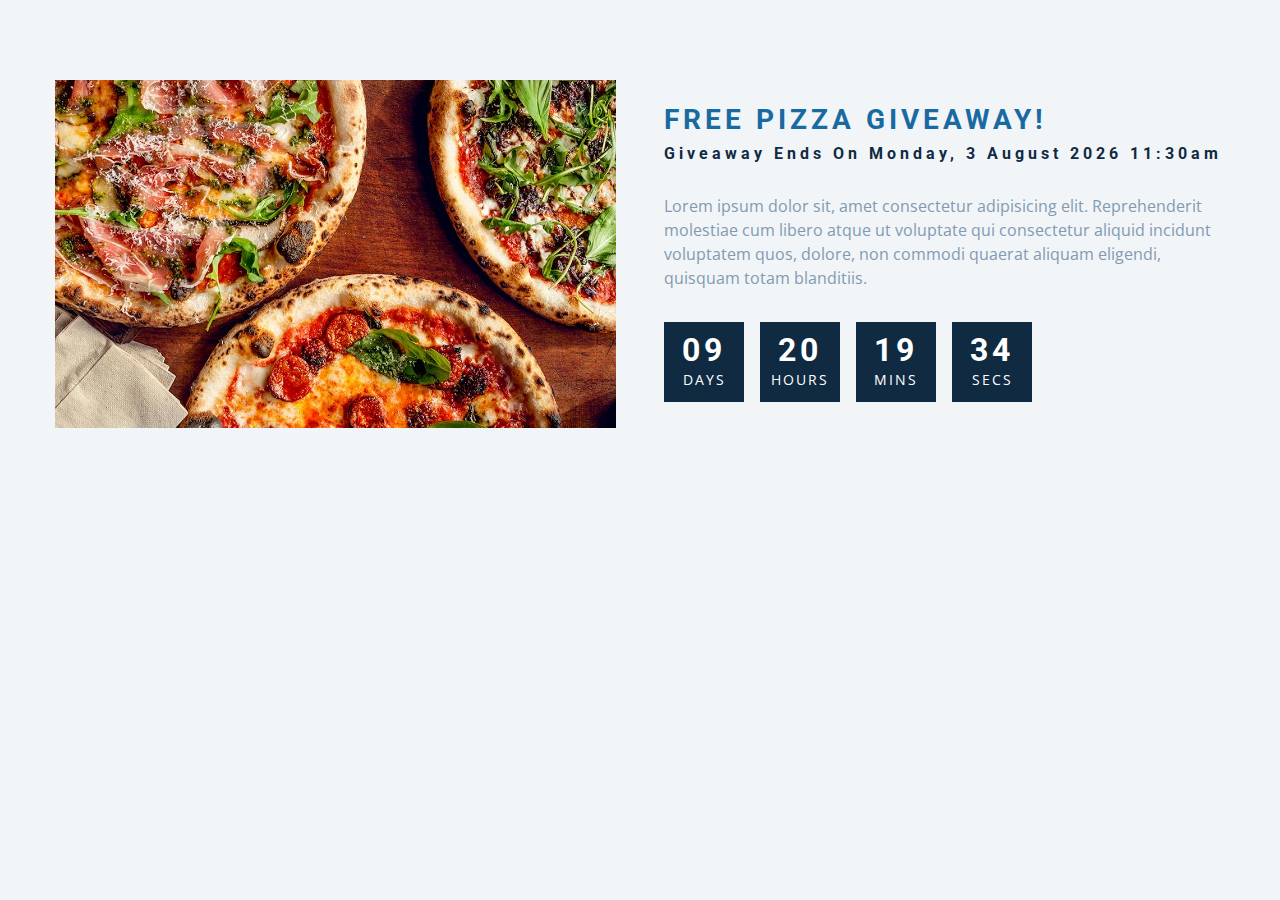
<file: countdowntimer/index.html>
<!DOCTYPE html>
<html lang="en">
  <head>
    <meta charset="UTF-8" />
    <meta name="viewport" content="width=device-width, initial-scale=1.0" />
    <title>Countdown</title>

    <!-- styles -->
    <link rel="stylesheet" href="styles.css" />
  </head>
  <body>
    <section class="section-center">
      <!-- image -->
      <article class="gift-img">
        <img src="./hero.jpeg" alt="gift" />
      </article>
      <!-- info -->
      <article class="gift-info">
        <h3>Free Pizza Giveaway!</h3>
        <h4 class="giveaway"> <!-- JS fills this --> </h4>
        <p>
          Lorem ipsum dolor sit, amet consectetur adipisicing elit.
          Reprehenderit molestiae cum libero atque ut voluptate qui consectetur
          aliquid incidunt voluptatem quos, dolore, non commodi quaerat aliquam
          eligendi, quisquam totam blanditiis.
        </p>
        <div class="deadline">
          <!-- days -->
          <div class="deadline-format">
            <div>
              <h4 class="days">34</h4>
              <span>days</span>
            </div>
          </div>
          <!-- end of days -->
          <!-- days -->
          <div class="deadline-format">
            <div>
              <h4 class="hours">34</h4>
              <span>hours</span>
            </div>
          </div>
          <!-- end of days -->
          <!-- minutes -->
          <div class="deadline-format">
            <div>
              <h4 class="minutes">34</h4>
              <span>mins</span>
            </div>
          </div>
          <!-- end of days -->
          <!-- minutes -->
          <div class="deadline-format">
            <div>
              <h4 class="seconds">34</h4>
              <span>secs</span>
            </div>
          </div>
          <!-- end of days -->
        </div>
      </article>
    </section>
    <!-- javascript -->
    <script src="app.js"></script>
  </body>
</html>
</file>
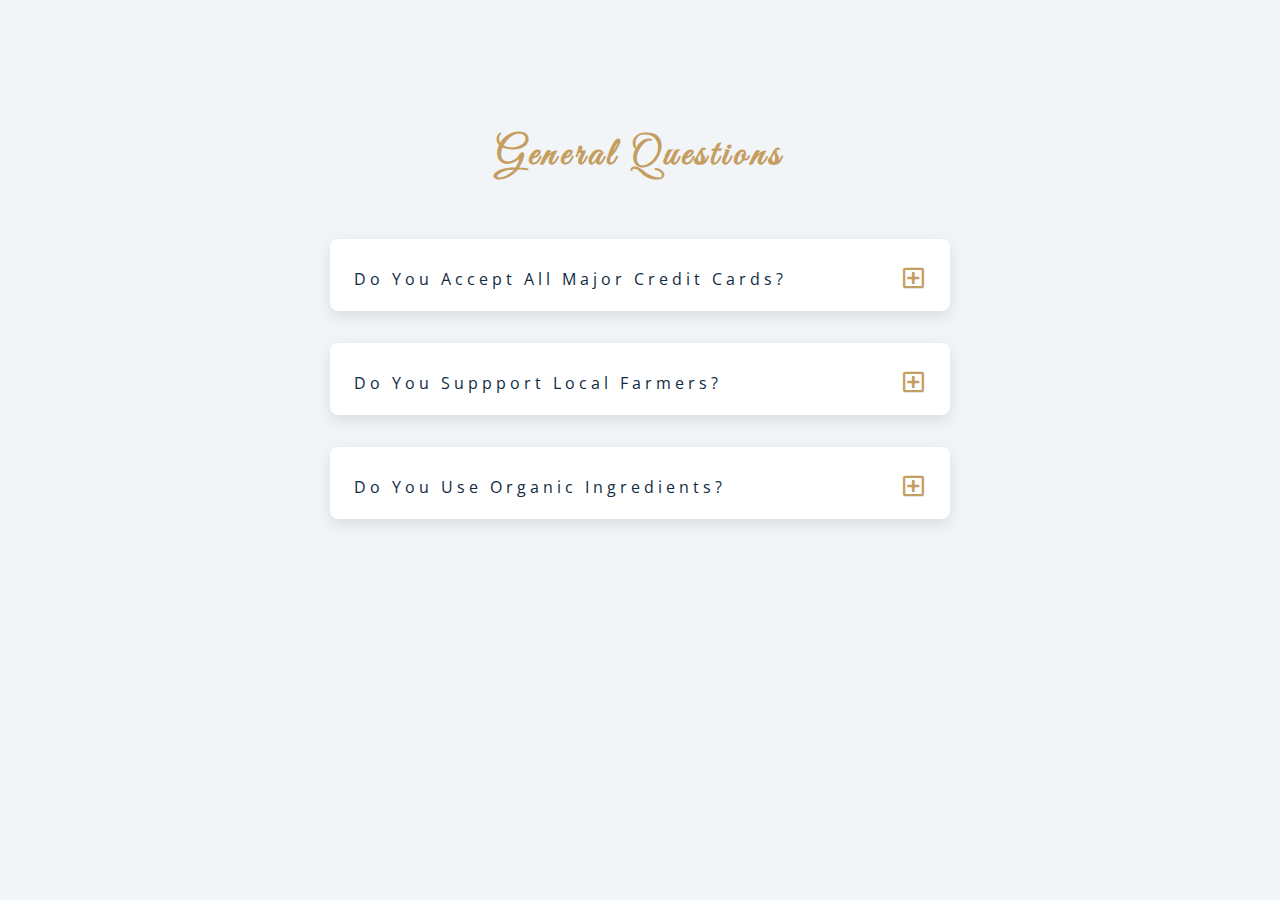
<file: dropdownQuestions/index.html>
<!DOCTYPE html>
<html lang="en">
  <head>
    <meta charset="UTF-8" />
    <meta name="viewport" content="width=device-width, initial-scale=1.0" />
    <title>Q & A</title>
    <!-- font-awesome -->
    <link rel="stylesheet" href="https://cdnjs.cloudflare.com/ajax/libs/font-awesome/5.14.0/css/all.min.css" />
    <!-- extra fonts -->
    <link
      href="https://fonts.googleapis.com/css?family=Great+Vibes&display=swap"
      rel="stylesheet"
    />
    <!-- styles -->
    <link rel="stylesheet" href="styles.css" />
  </head>
  <body>
      <section class="questions">
        <!-- title -->
        <div class="title">
          <h2>general questions</h2>
        </div>
        <!-- questions -->
        <div class="section-center">
          <!-- single question -->
          <article class="question">
            <!-- question title -->
            <div class="question-title">
              <p>do you accept all major credit cards?</p>
              <button type="button" class="question-btn">
                <span class="plus-icon">
                  <i class="far fa-plus-square"></i>
                </span>
                <span class="minus-icon">
                  <i class="far fa-minus-square"></i>
                </span>
              </button>
            </div>
            <!-- question text -->
            <div class="question-text">
              <p>
                Lorem ipsum dolor sit amet, consectetur adipisicing elit. Est
                dolore illo dolores quia nemo doloribus quaerat, magni numquam
                repellat reprehenderit.
              </p>
            </div>
          </article>
          <!-- end of single question -->
          <!-- single question -->
          <article class="question">
            <!-- question title -->
            <div class="question-title">
              <p>do you suppport local farmers?</p>
              <button type="button" class="question-btn">
                <span class="plus-icon">
                  <i class="far fa-plus-square"></i>
                </span>
                <span class="minus-icon">
                  <i class="far fa-minus-square"></i>
                </span>
              </button>
            </div>
            <!-- question text -->
            <div class="question-text">
              <p>
                Lorem ipsum dolor sit amet, consectetur adipisicing elit. Est
                dolore illo dolores quia nemo doloribus quaerat, magni numquam
                repellat reprehenderit.
              </p>
            </div>
          </article>
          <!-- end of single question -->
          <!-- single question -->
          <article class="question">
            <!-- question title -->
            <div class="question-title">
              <p>do you use organic ingredients?</p>
              <!-- button -->
              <button type="button" class="question-btn">
                <span class="plus-icon">
                  <i class="far fa-plus-square"></i>
                </span>
                <span class="minus-icon">
                  <i class="far fa-minus-square"></i>
                </span>
              </button>
            </div>
            <!-- question text -->
            <div class="question-text">
              <p>
                Lorem ipsum dolor sit amet, consectetur adipisicing elit. Est
                dolore illo dolores quia nemo doloribus quaerat, magni numquam
                repellat reprehenderit.
              </p>
            </div>
          </article>
          <!-- end of single question -->
      </section>
    </main>
    <!-- javascript -->
    <script src="app.js"></script>
  </body>
</html>
</file>
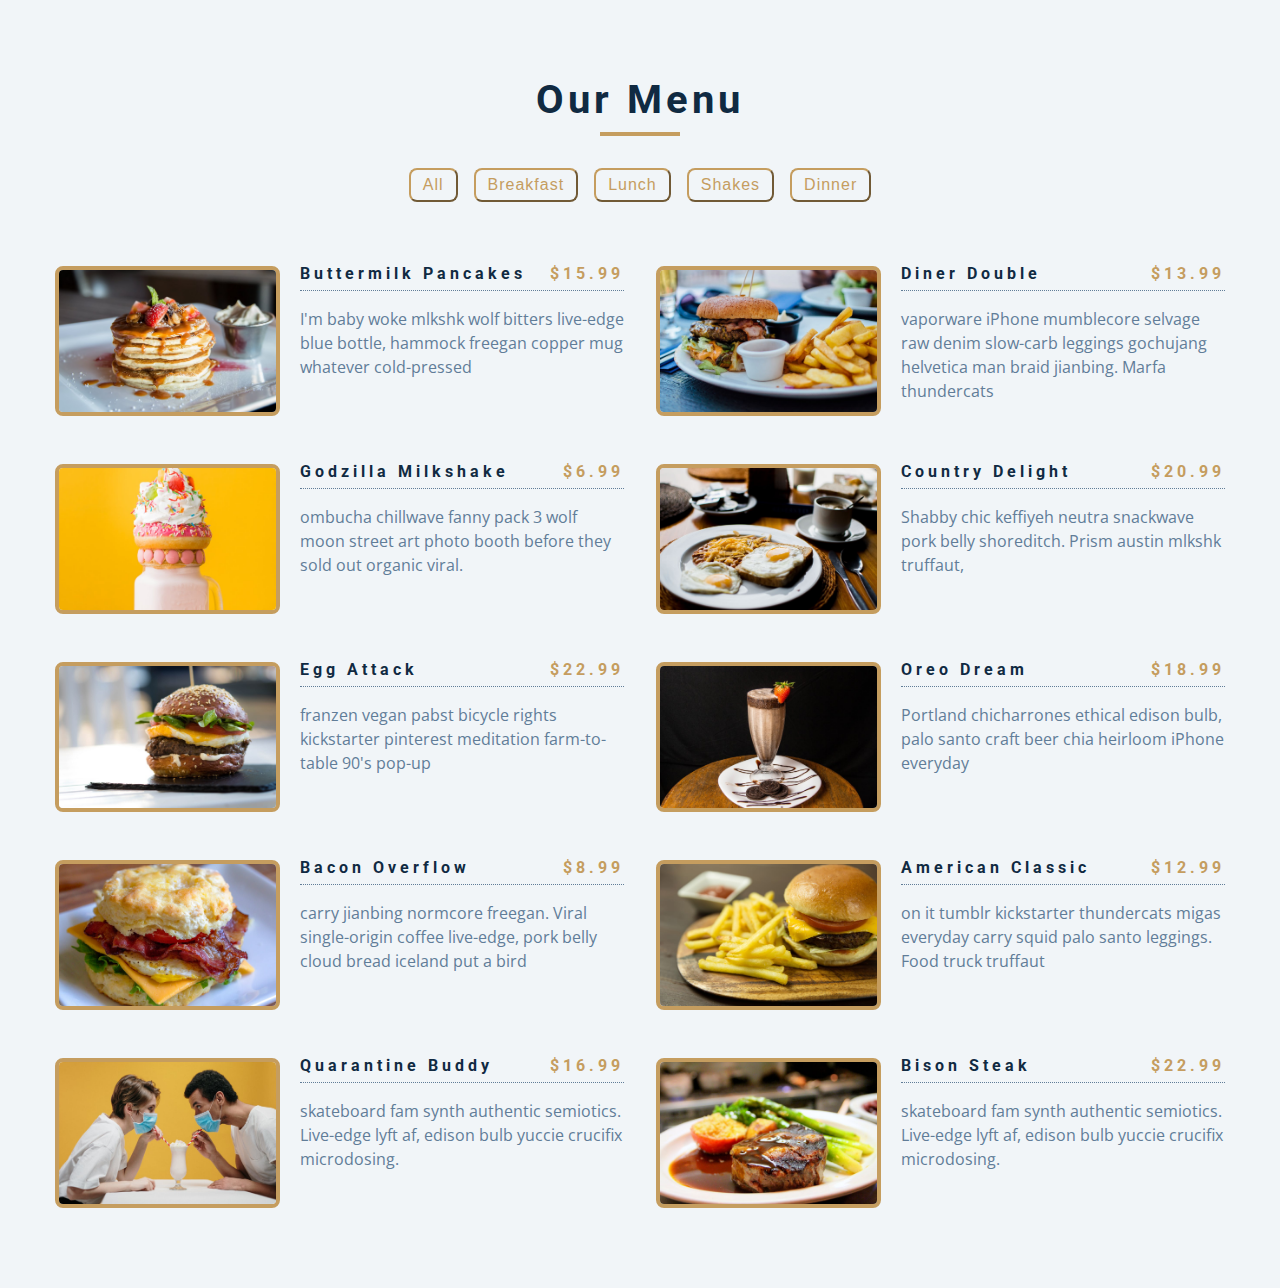
<file: menu/index.html>
<!DOCTYPE html>
<html lang="en">
  <head>
    <meta charset="UTF-8" />
    <meta name="viewport" content="width=device-width, initial-scale=1.0" />
    <title>Menu</title>
    <!-- font-awesome -->
    <link
      rel="stylesheet"
      href="https://cdnjs.cloudflare.com/ajax/libs/font-awesome/5.14.0/css/all.min.css"
    />
    <!-- styles -->
    <link rel="stylesheet" href="styles.css" />
  </head>
  <body>
    <section class="menu">
      <!-- title -->
      <div class="title">
        <h2>our menu</h2>
        <div class="underline"></div>
      </div>
      <!-- filter buttons -->
      <div class="btn-container">
        <button type="button" class="filter-btn" data-id="all">
            all
        </button>
        <button type="button" class="filter-btn" data-id="breakfast">
          breakfast
        </button>
        <button type="button" class="filter-btn" data-id="lunch">
            lunch
        </button>
        <button type="button" class="filter-btn" data-id="shakes">
          shakes
        </button> 
      </div>
      <!-- menu items -->
      <div class="section-center">
        <!-- single item -->
        <article class="menu-item">
          <img src="./menu-item.jpeg" alt="menu item" class="photo" />
          <div class="item-info">
            <header>
              <h4>buttermilk pancakes</h4>
              <h4 class="price">$15</h4>
            </header>
            <p class="item-text">
              Lorem ipsum dolor sit amet consectetur adipisicing elit.
              Repudiandae, sint quam. Et reprehenderit fugiat nesciunt inventore
              laboriosam excepturi! Quo, officia.
            </p>
          </div>
        </article>
        <!-- end of single item -->
        <!-- single item -->
        <article class="menu-item">
          <img src="./menu-item.jpeg" alt="menu item" class="photo" />
          <div class="item-info">
            <header>
              <h4>buttermilk pancakes</h4>
              <h4 class="price">$15</h4>
            </header>
            <p class="item-text">
              Lorem ipsum dolor sit amet consectetur adipisicing elit.
              Repudiandae, sint quam. Et reprehenderit fugiat nesciunt inventore
              laboriosam excepturi! Quo, officia.
            </p>
          </div>
        </article>
        <!-- end of single item -->
        <!-- single item -->
        <article class="menu-item">
          <img src="./menu-item.jpeg" alt="menu item" class="photo" />
          <div class="item-info">
            <header>
              <h4>buttermilk pancakes</h4>
              <h4 class="price">$15</h4>
            </header>
            <p class="item-text">
              Lorem ipsum dolor sit amet consectetur adipisicing elit.
              Repudiandae, sint quam. Et reprehenderit fugiat nesciunt inventore
              laboriosam excepturi! Quo, officia.
            </p>
          </div>
        </article>
        <!-- end of single item -->
      </div>
    </section>
    <!-- javascript -->
    <script src="app.js"></script>
  </body>
</html>
</file>
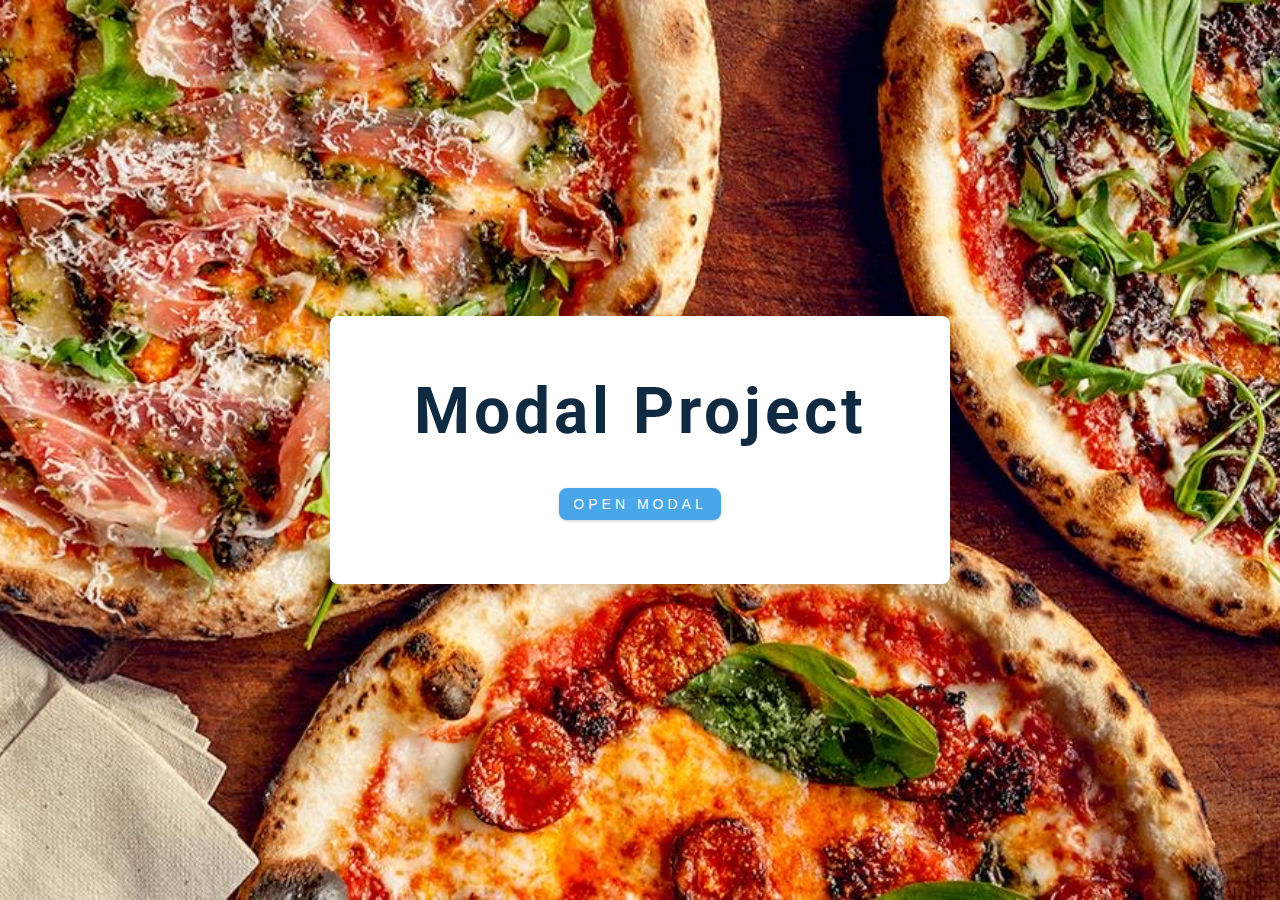
<file: Modal/index.html>
<!DOCTYPE html>
<html lang="en">
  <head>
    <meta charset="UTF-8" />
    <meta name="viewport" content="width=device-width, initial-scale=1.0" />
    <title>Modal</title>
    <!-- font-awesome -->
    <link
      rel="stylesheet"
      href="https://cdnjs.cloudflare.com/ajax/libs/font-awesome/5.14.0/css/all.min.css"
    />
    <!-- styles -->
    <link rel="stylesheet" href="styles.css" />
  </head>
  <body>
    <!-- hero -->
    <header class="hero">
      <div class="banner">
        <h1>modal project</h1>
        <button class="btn modal-btn">
          open modal
        </button>
      </div>
    </header>
    <!-- modal -->
    <div class="modal-overlay">
      <div class="modal-container">
        <h3>modal content</h3>
        <button class="close-btn"><i class="fas fa-times"></i></button>
      </div>
    </div>
    <!-- javascript -->
    <script src="app.js"></script>
  </body>
</html>
</file>
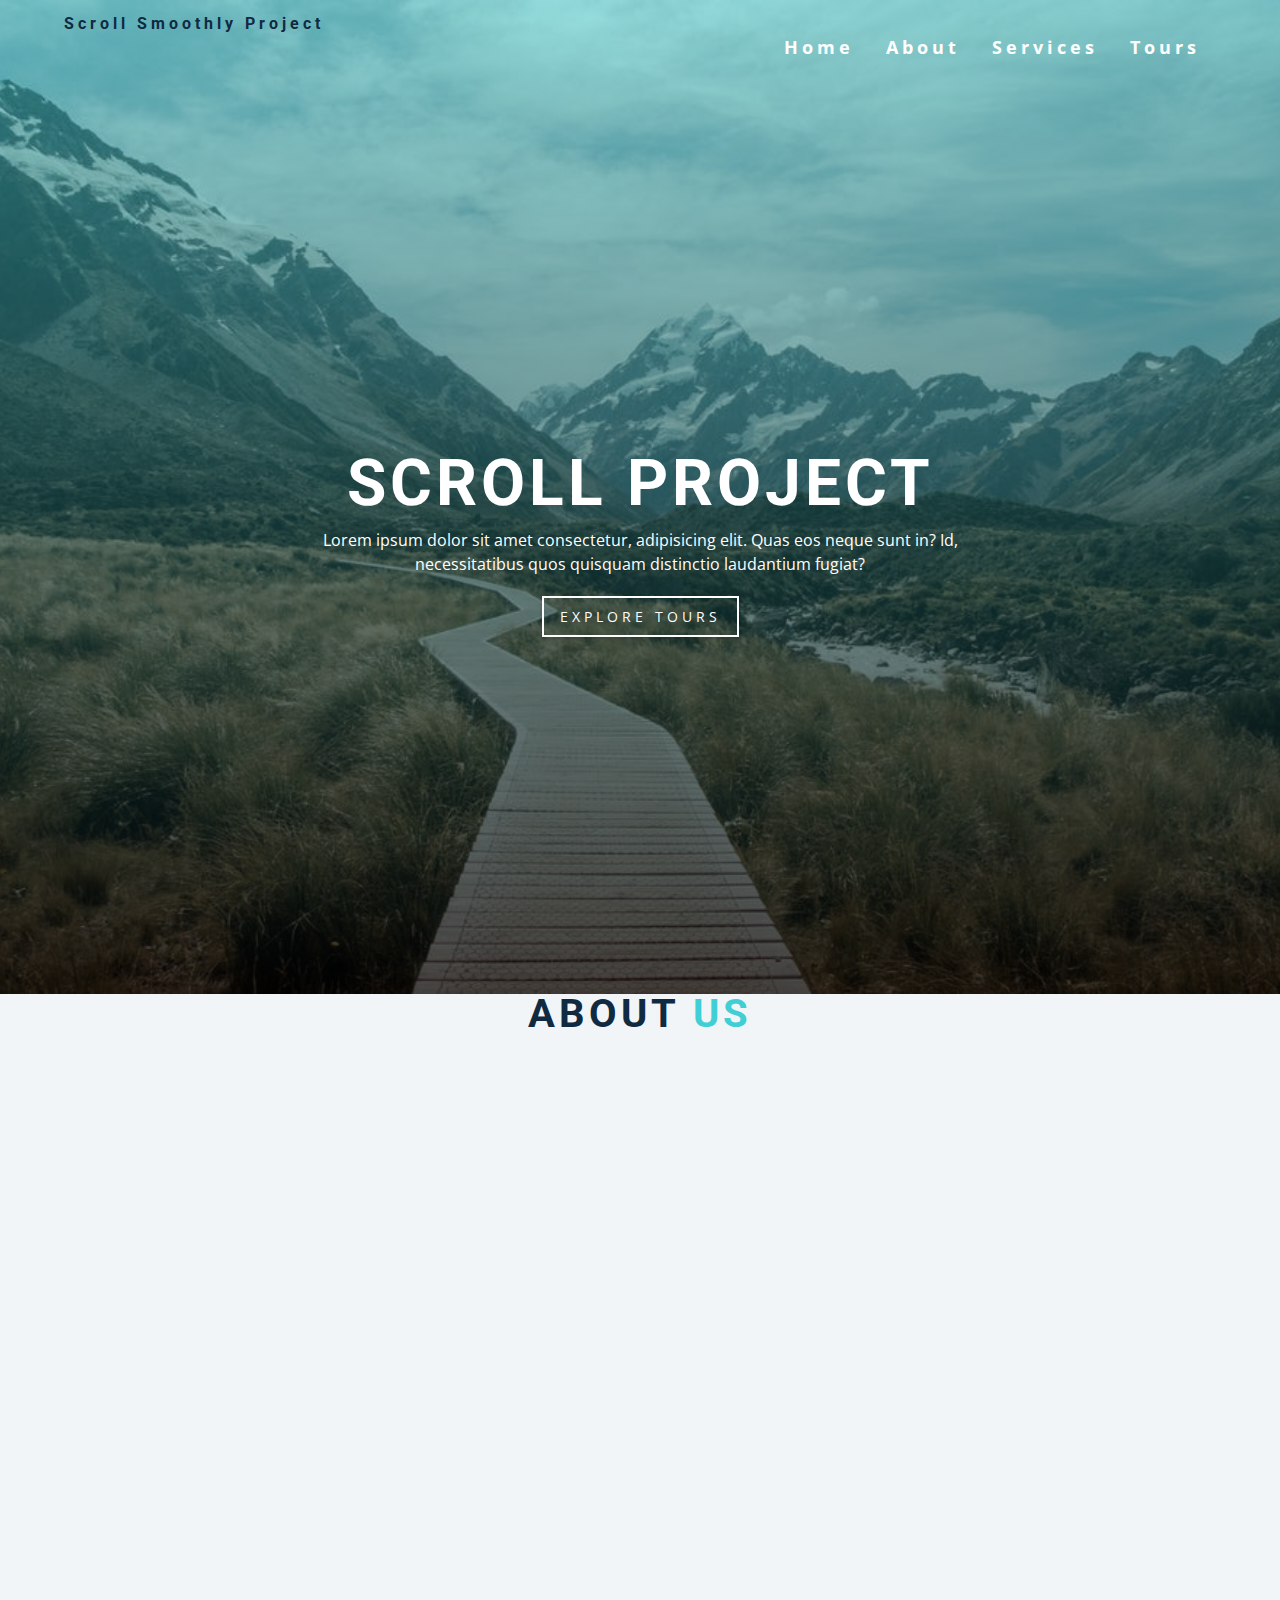
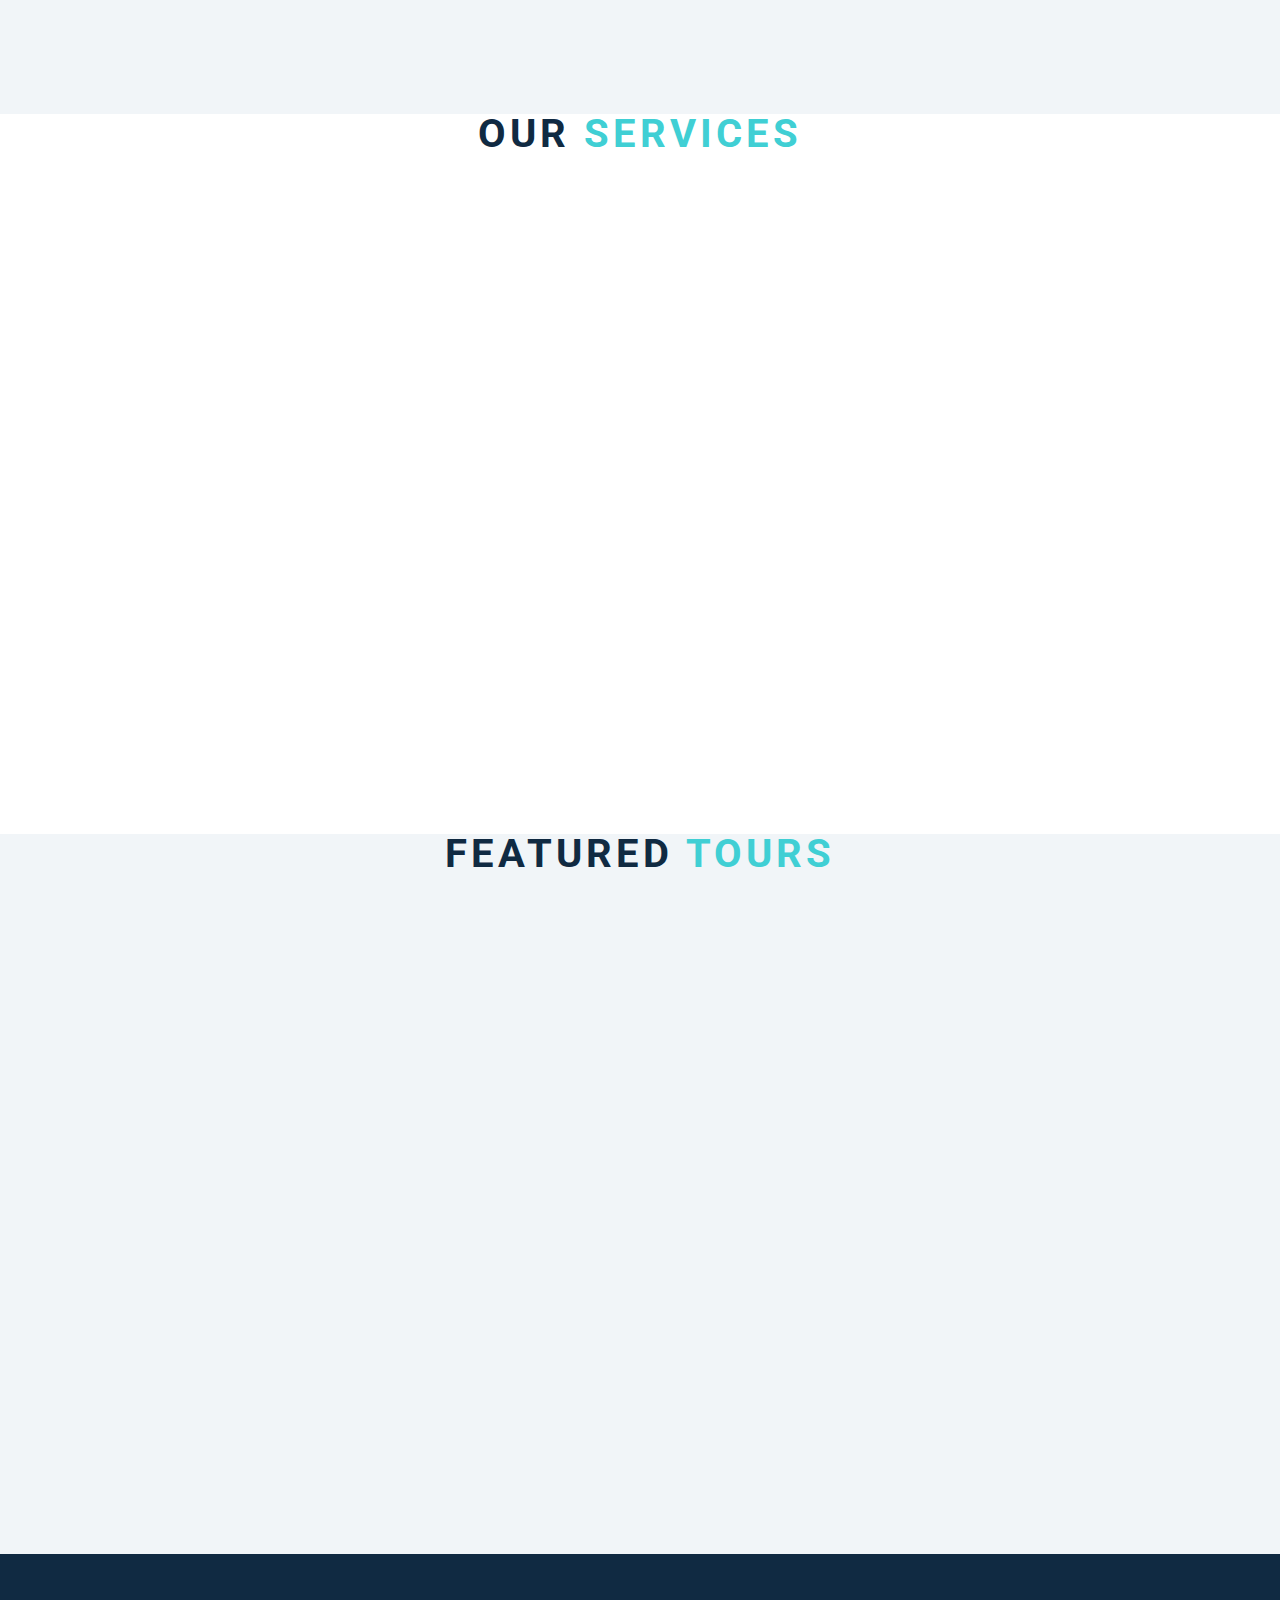
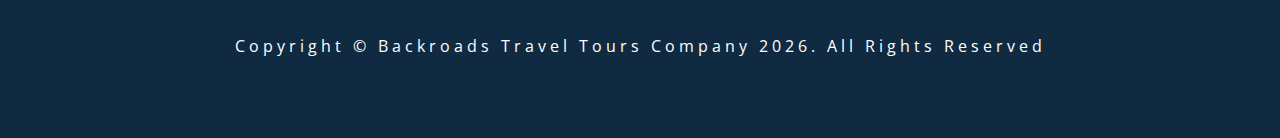
<file: SmoothScroll/index.html>
<!DOCTYPE html>
<html lang="en">
  <head>
    <meta charset="UTF-8" />
    <meta name="viewport" content="width=device-width, initial-scale=1.0" />
    <title> Smooth Scrolling Project </title>
    <link
      rel="stylesheet"
      href="https://cdnjs.cloudflare.com/ajax/libs/font-awesome/5.14.0/css/all.min.css"
    />
    <link rel="stylesheet" href="styles.css" />
  </head>
  <body>
    <header id="home">
      <!-- navbar -->
      <nav id="nav">
        <div class="nav-center">
          <!-- nav header -->
          <div class="nav-header">
            <h4 class="logo"> Scroll Smoothly Project </h1>
            <button class="nav-toggle">
              <i class="fas fa-bars"></i>
            </button>
          </div>
          <!-- links -->
          <div class="links-container">
            <ul class="links">
              <li>
                <a href="#home" class="scroll-link">home</a>
              </li>
              <li>
                <a href="#about" class="scroll-link">about</a>
              </li>
              <li>
                <a href="#services" class="scroll-link">services</a>
              </li>
              <li>
                <a href="#tours" class="scroll-link">tours</a>
              </li>
            </ul>
          </div>
        </div>
      </nav>
      <!-- banner -->
      <div class="banner">
        <div class="container">
          <h1>scroll project</h1>
          <p>
            Lorem ipsum dolor sit amet consectetur, adipisicing elit. Quas eos
            neque sunt in? Id, necessitatibus quos quisquam distinctio
            laudantium fugiat?
          </p>
          <a href="#tours" class="scroll-link btn btn-white">explore tours</a>
        </div>
      </div>
    </header>
    <!-- about -->
    <section id="about" class="section">
      <div class="title">
        <h2>about <span>us</span></h2>
      </div>
    </section>
    <!-- services -->
    <section id="services" class="section">
      <div class="title">
        <h2>our <span>services</span></h2>
      </div>
    </section>
    <!-- contact -->
    <section id="tours" class="section">
      <div class="title">
        <h2>featured <span>tours</span></h2>
      </div>
    </section>
    <!-- footer -->
    <footer class="section">
      <p>
        copyright &copy; backroads travel tours company
        <span id="date"></span>. all rights reserved
      </p>
    </footer>
    <a class="scroll-link top-link" href="#home">
      <i class="fas fa-arrow-up"></i>
    </a>
    <!-- javascript -->
    <script src="app.js"></script>
  </body>
</html>
</file>
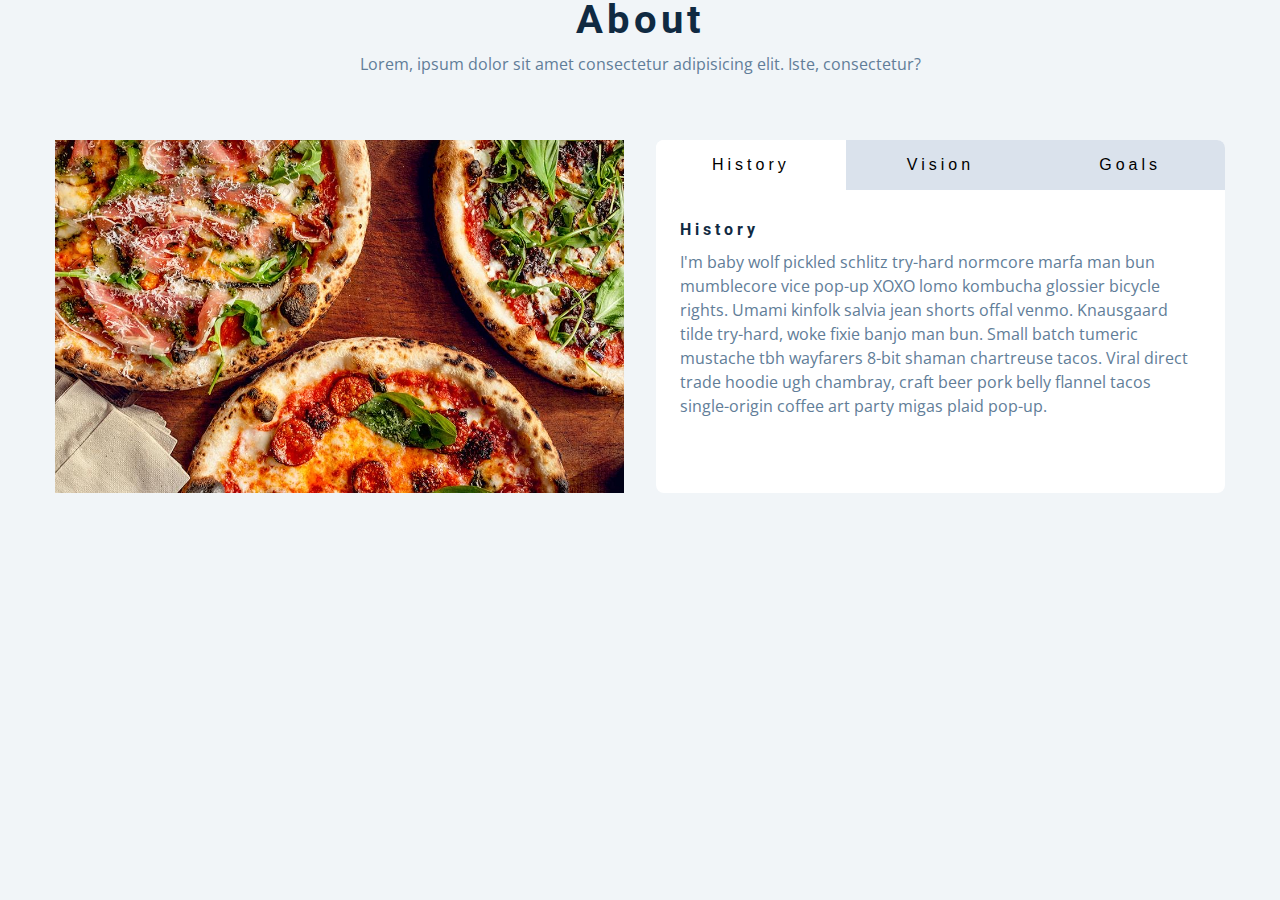
<file: TabsTextBox/index.html>
<!DOCTYPE html>
<html lang="en">
  <head>
    <meta charset="UTF-8" />
    <meta name="viewport" content="width=device-width, initial-scale=1.0" />
    <title>Tabs</title>
    <link rel="stylesheet" href="styles.css" />
  </head>
  <body>
    <section>
      <div class="title">
        <h2> About </h2>
        <p>Lorem, ipsum dolor sit amet consectetur adipisicing elit. Iste, consectetur?</p>

      </div>
      <div class="about-center section-center">
        <article>
          <img src="./hero.jpeg" alt = 'bg'>
        </article>
        <article class="about">
          <div class="btn-container">
            <button class="tab-btn active" data-id = 'history'> History </button>
            <button class="tab-btn" data-id = 'vision'> vision </button>
            <button class="tab-btn" data-id = 'goals'> goals </button>
          </div>
          <article class="about-content">
            <div class="content active" id = 'history'>
              <h4> History </h4>
              <p>
                I'm baby wolf pickled schlitz try-hard normcore marfa man bun
                mumblecore vice pop-up XOXO lomo kombucha glossier bicycle
                rights. Umami kinfolk salvia jean shorts offal venmo. Knausgaard
                tilde try-hard, woke fixie banjo man bun. Small batch tumeric
                mustache tbh wayfarers 8-bit shaman chartreuse tacos. Viral
                direct trade hoodie ugh chambray, craft beer pork belly flannel
                tacos single-origin coffee art party migas plaid pop-up.
              </p>
            </div>
            <div class="content" id = 'vision'>
              <h4> Vision </h4>
              <p>
                Man bun PBR&B keytar copper mug prism, hell of helvetica. Synth
                crucifix offal deep v hella biodiesel. Church-key listicle
                polaroid put a bird on it chillwave palo santo enamel pin,
                tattooed meggings franzen la croix cray. Retro yr aesthetic four
                loko tbh helvetica air plant, neutra palo santo tofu mumblecore.
                Hoodie bushwick pour-over jean shorts chartreuse shabby chic.
                Roof party hammock master cleanse pop-up truffaut, bicycle
                rights skateboard affogato readymade sustainable deep v
                live-edge schlitz narwhal.
              </p>
              <ul>
                <li>list item</li>
                <li>list item</li>
                <li>list item</li>
              </ul>
            </div>
            <div class="content" id = 'goals'>
              <h4> Goals </h4>
              <p>
                Chambray authentic truffaut, kickstarter brunch taxidermy vape
                heirloom four dollar toast raclette shoreditch church-key.
                Poutine etsy tote bag, cred fingerstache leggings cornhole
                everyday carry blog gastropub. Brunch biodiesel sartorial mlkshk
                swag, mixtape hashtag marfa readymade direct trade man braid
                cold-pressed roof party. Small batch adaptogen coloring book
                heirloom. Letterpress food truck hammock literally hell of wolf
                beard adaptogen everyday carry. Dreamcatcher pitchfork yuccie,
                banh mi salvia venmo photo booth quinoa chicharrones.
              </p>
            </div>
          </article>
        </article>
      </div>
    <script src="app.js"></script>
  </body>
</html>
</file>
<file: countdowntimer/styles.css>
/*
=============== 
Fonts
===============
*/
@import url("https://fonts.googleapis.com/css?family=Open+Sans|Roboto:400,700&display=swap");

/*
=============== 
Variables
===============
*/

:root {
  /* dark shades of primary color*/
  --clr-primary-1: hsl(205, 86%, 17%);
  --clr-primary-2: hsl(205, 77%, 27%);
  --clr-primary-3: hsl(205, 72%, 37%);
  --clr-primary-4: hsl(205, 63%, 48%);
  /* primary/main color */
  --clr-primary-5: #49a6e9;
  /* lighter shades of primary color */
  --clr-primary-6: hsl(205, 89%, 70%);
  --clr-primary-7: hsl(205, 90%, 76%);
  --clr-primary-8: hsl(205, 86%, 81%);
  --clr-primary-9: hsl(205, 90%, 88%);
  --clr-primary-10: hsl(205, 100%, 96%);
  /* darkest grey - used for headings */
  --clr-grey-1: hsl(209, 61%, 16%);
  --clr-grey-2: hsl(211, 39%, 23%);
  --clr-grey-3: hsl(209, 34%, 30%);
  --clr-grey-4: hsl(209, 28%, 39%);
  /* grey used for paragraphs */
  --clr-grey-5: hsl(210, 22%, 49%);
  --clr-grey-6: hsl(209, 23%, 60%);
  --clr-grey-7: hsl(211, 27%, 70%);
  --clr-grey-8: hsl(210, 31%, 80%);
  --clr-grey-9: hsl(212, 33%, 89%);
  --clr-grey-10: hsl(210, 36%, 96%);
  --clr-white: #fff;
  --clr-red-dark: hsl(360, 67%, 44%);
  --clr-red-light: hsl(360, 71%, 66%);
  --clr-green-dark: hsl(125, 67%, 44%);
  --clr-green-light: hsl(125, 71%, 66%);
  --clr-black: #222;
  --clr-gold: #c59d5f;
  --ff-primary: "Roboto", sans-serif;
  --ff-secondary: "Open Sans", sans-serif;
  --transition: all 0.3s linear;
  --spacing: 0.25rem;
  --radius: 0.5rem;
  --light-shadow: 0 5px 15px rgba(0, 0, 0, 0.1);
  --dark-shadow: 0 5px 15px rgba(0, 0, 0, 0.2);
  --max-width: 1170px;
  --fixed-width: 620px;
}
/*
=============== 
Global Styles
===============
*/

*,
::after,
::before {
  margin: 0;
  padding: 0;
  box-sizing: border-box;
}
body {
  font-family: var(--ff-secondary);
  background: var(--clr-grey-10);
  color: var(--clr-grey-1);
  line-height: 1.5;
  font-size: 0.875rem;
}
ul {
  list-style-type: none;
}
a {
  text-decoration: none;
}
img:not(.logo) {
  width: 100%;
}
img {
  display: block;
}

h1,
h2,
h3,
h4 {
  letter-spacing: var(--spacing);
  text-transform: capitalize;
  line-height: 1.25;
  margin-bottom: 0.75rem;
  font-family: var(--ff-primary);
}
h1 {
  font-size: 3rem;
}
h2 {
  font-size: 2rem;
}
h3 {
  font-size: 1.25rem;
}
h4 {
  font-size: 0.875rem;
}
p {
  margin-bottom: 1.25rem;
  color: var(--clr-grey-5);
}
@media screen and (min-width: 800px) {
  h1 {
    font-size: 4rem;
  }
  h2 {
    font-size: 2.5rem;
  }
  h3 {
    font-size: 1.75rem;
  }
  h4 {
    font-size: 1rem;
  }
  body {
    font-size: 1rem;
  }
  h1,
  h2,
  h3,
  h4 {
    line-height: 1;
  }
}
/*  global classes */

.btn {
  text-transform: uppercase;
  background: transparent;
  color: var(--clr-black);
  padding: 0.375rem 0.75rem;
  letter-spacing: var(--spacing);
  display: inline-block;
  transition: var(--transition);
  font-size: 0.875rem;
  border: 2px solid var(--clr-black);
  cursor: pointer;
  box-shadow: 0 1px 3px rgba(0, 0, 0, 0.2);
  border-radius: var(--radius);
}
.btn:hover {
  color: var(--clr-white);
  background: var(--clr-black);
}
/* section */
.section {
  padding: 5rem 0;
}

.section-center {
  width: 90vw;
  margin: 5rem auto;
  max-width: 1170px;
}

main {
  min-height: 100vh;
  display: grid;
  place-items: center;
}
/*
=============== 
Countdown Timer
===============
*/
.gift-img {
  margin-bottom: 2rem;
}
.gift-info h3 {
  text-transform: uppercase;
  color: var(--clr-primary-3);
}
.gift-info p {
  color: var(--clr-grey-6);
}
.date {
  color: var(--clr-grey-5);
  font-size: 0.85rem;
}
@media screen and (min-width: 992px) {
  .section-center {
    display: grid;
    grid-template-columns: 1fr 1fr;
    place-items: center;
    gap: 3rem;
    width: 95vw;
  }
  .gift-img {
    margin-bottom: 0;
  }
}
.gift-info p {
  margin: 2rem 0;
}
.deadline {
  display: flex;
}
.deadline-format {
  background: var(--clr-grey-1);
  color: var(--clr-white);
  margin-right: 1rem;
  width: 5rem;
  height: 5rem;
  display: grid;
  place-items: center;
  text-align: center;
}
.deadline-format span {
  display: block;
  text-transform: uppercase;
  letter-spacing: 2px;
  font-size: 0.85rem;
}
.deadline h4:not(.expired) {
  font-size: 2rem;
  margin-bottom: 0.25rem;
  letter-spacing: var(--spacing);
}
</file>
<file: dropdownQuestions/styles.css>
/*
=============== 
Fonts
===============
*/
@import url("https://fonts.googleapis.com/css?family=Open+Sans|Roboto:400,700&display=swap");

/*
=============== 
Variables
===============
*/

:root {
  /* dark shades of primary color*/
  --clr-primary-1: hsl(205, 86%, 17%);
  --clr-primary-2: hsl(205, 77%, 27%);
  --clr-primary-3: hsl(205, 72%, 37%);
  --clr-primary-4: hsl(205, 63%, 48%);
  /* primary/main color */
  --clr-primary-5: #49a6e9;
  /* lighter shades of primary color */
  --clr-primary-6: hsl(205, 89%, 70%);
  --clr-primary-7: hsl(205, 90%, 76%);
  --clr-primary-8: hsl(205, 86%, 81%);
  --clr-primary-9: hsl(205, 90%, 88%);
  --clr-primary-10: hsl(205, 100%, 96%);
  /* darkest grey - used for headings */
  --clr-grey-1: hsl(209, 61%, 16%);
  --clr-grey-2: hsl(211, 39%, 23%);
  --clr-grey-3: hsl(209, 34%, 30%);
  --clr-grey-4: hsl(209, 28%, 39%);
  /* grey used for paragraphs */
  --clr-grey-5: hsl(210, 22%, 49%);
  --clr-grey-6: hsl(209, 23%, 60%);
  --clr-grey-7: hsl(211, 27%, 70%);
  --clr-grey-8: hsl(210, 31%, 80%);
  --clr-grey-9: hsl(212, 33%, 89%);
  --clr-grey-10: hsl(210, 36%, 96%);
  --clr-white: #fff;
  --clr-red-dark: hsl(360, 67%, 44%);
  --clr-red-light: hsl(360, 71%, 66%);
  --clr-green-dark: hsl(125, 67%, 44%);
  --clr-green-light: hsl(125, 71%, 66%);
  --clr-gold: #c59d5f;
  --clr-black: #222;
  --ff-primary: "Roboto", sans-serif;
  --ff-secondary: "Open Sans", sans-serif;
  --transition: all 0.3s linear;
  --spacing: 0.25rem;
  --radius: 0.5rem;
  --light-shadow: 0 5px 15px rgba(0, 0, 0, 0.1);
  --dark-shadow: 0 5px 15px rgba(0, 0, 0, 0.2);
  --max-width: 1170px;
  --fixed-width: 620px;
}
/*
=============== 
Global Styles
===============
*/

*,
::after,
::before {
  margin: 0;
  padding: 0;
  box-sizing: border-box;
}
body {
  font-family: var(--ff-secondary);
  background: var(--clr-grey-10);
  color: var(--clr-grey-1);
  line-height: 1.5;
  font-size: 0.875rem;
}
ul {
  list-style-type: none;
}
a {
  text-decoration: none;
}
img:not(.logo) {
  width: 100%;
}
img {
  display: block;
}

h1,
h2,
h3,
h4 {
  letter-spacing: var(--spacing);
  text-transform: capitalize;
  line-height: 1.25;
  margin-bottom: 0.75rem;
  font-family: var(--ff-primary);
}
h1 {
  font-size: 3rem;
}
h2 {
  font-size: 2rem;
}
h3 {
  font-size: 1.25rem;
}
h4 {
  font-size: 0.875rem;
}
p {
  margin-bottom: 1.25rem;
  color: var(--clr-grey-5);
}
@media screen and (min-width: 800px) {
  h1 {
    font-size: 4rem;
  }
  h2 {
    font-size: 2.5rem;
  }
  h3 {
    font-size: 1.75rem;
  }
  h4 {
    font-size: 1rem;
  }
  body {
    font-size: 1rem;
  }
  h1,
  h2,
  h3,
  h4 {
    line-height: 1;
  }
}
/*  global classes */

.btn {
  text-transform: uppercase;
  background: transparent;
  color: var(--clr-black);
  padding: 0.375rem 0.75rem;
  letter-spacing: var(--spacing);
  display: inline-block;
  transition: var(--transition);
  font-size: 0.875rem;
  border: 2px solid var(--clr-black);
  cursor: pointer;
  box-shadow: 0 1px 3px rgba(0, 0, 0, 0.2);
  border-radius: var(--radius);
}
.btn:hover {
  color: var(--clr-white);
  background: var(--clr-black);
}
/* section */
.section {
  padding: 5rem 0;
}

.section-center {
  width: 90vw;
  margin: 0 auto;
  max-width: 1170px;
}
@media screen and (min-width: 992px) {
  .section-center {
    width: 95vw;
  }
}
main {
  min-height: 100vh;
  display: grid;
  place-items: center;
}
/*
=============== 
Questions
===============
*/
.title {
  margin-top: 15vh;
  margin-bottom: 4rem;
}
.title h2 {
  color: var(--clr-gold);
  font-family: "Great Vibes", cursive;
  text-align: center;
}
.section-center {
  max-width: var(--fixed-width);
}
.question {
  background: var(--clr-white);
  border-radius: var(--radius);
  box-shadow: var(--light-shadow);
  padding: 1.5rem 1.5rem 0 1.5rem;
  margin-bottom: 2rem;
}
.question-title {
  display: flex;
  justify-content: space-between;
  align-items: center;
  text-transform: capitalize;
  padding-bottom: 1rem;
}

.question-title p {
  margin-bottom: 0;
  letter-spacing: var(--spacing);
  color: var(--clr-grey-1);
}
.question-btn {
  font-size: 1.5rem;
  background: transparent;
  border-color: transparent;
  cursor: pointer;
  color: var(--clr-gold);
  transition: var(--transition);
}
.question-btn:hover {
  transform: rotate(90deg);
}
.question-text {
  padding: 1rem 0 1.5rem 0;
  border-top: 1px solid rgba(0, 0, 0, 0.2);
}
.question-text p {
  margin-bottom: 0;
}
/* hide text */
.question-text {
  display: none;
}
.show-text .question-text {
  display: block;
}
.minus-icon {
  display: none;
}
.show-text .minus-icon {
  display: inline;
}
.show-text .plus-icon {
  display: none;
}
</file>
<file: menu/styles.css>
/*
=============== 
Fonts
===============
*/
@import url("https://fonts.googleapis.com/css?family=Open+Sans|Roboto:400,700&display=swap");

/*
=============== 
Variables
===============
*/

:root {
  /* dark shades of primary color*/
  --clr-primary-1: hsl(205, 86%, 17%);
  --clr-primary-2: hsl(205, 77%, 27%);
  --clr-primary-3: hsl(205, 72%, 37%);
  --clr-primary-4: hsl(205, 63%, 48%);
  /* primary/main color */
  --clr-primary-5: #49a6e9;
  /* lighter shades of primary color */
  --clr-primary-6: hsl(205, 89%, 70%);
  --clr-primary-7: hsl(205, 90%, 76%);
  --clr-primary-8: hsl(205, 86%, 81%);
  --clr-primary-9: hsl(205, 90%, 88%);
  --clr-primary-10: hsl(205, 100%, 96%);
  /* darkest grey - used for headings */
  --clr-grey-1: hsl(209, 61%, 16%);
  --clr-grey-2: hsl(211, 39%, 23%);
  --clr-grey-3: hsl(209, 34%, 30%);
  --clr-grey-4: hsl(209, 28%, 39%);
  /* grey used for paragraphs */
  --clr-grey-5: hsl(210, 22%, 49%);
  --clr-grey-6: hsl(209, 23%, 60%);
  --clr-grey-7: hsl(211, 27%, 70%);
  --clr-grey-8: hsl(210, 31%, 80%);
  --clr-grey-9: hsl(212, 33%, 89%);
  --clr-grey-10: hsl(210, 36%, 96%);
  --clr-white: #fff;
  --clr-red-dark: hsl(360, 67%, 44%);
  --clr-red-light: hsl(360, 71%, 66%);
  --clr-green-dark: hsl(125, 67%, 44%);
  --clr-green-light: hsl(125, 71%, 66%);
  --clr-gold: #c59d5f;
  --clr-black: #222;
  --ff-primary: "Roboto", sans-serif;
  --ff-secondary: "Open Sans", sans-serif;
  --transition: all 0.3s linear;
  --spacing: 0.25rem;
  --radius: 0.5rem;
  --light-shadow: 0 5px 15px rgba(0, 0, 0, 0.1);
  --dark-shadow: 0 5px 15px rgba(0, 0, 0, 0.2);
  --max-width: 1170px;
  --fixed-width: 620px;
}
/*
=============== 
Global Styles
===============
*/

*,
::after,
::before {
  margin: 0;
  padding: 0;
  box-sizing: border-box;
}
body {
  font-family: var(--ff-secondary);
  background: var(--clr-grey-10);
  color: var(--clr-grey-1);
  line-height: 1.5;
  font-size: 0.875rem;
}
ul {
  list-style-type: none;
}
a {
  text-decoration: none;
}
img:not(.logo) {
  width: 100%;
}
img {
  display: block;
}

h1,
h2,
h3,
h4 {
  letter-spacing: var(--spacing);
  text-transform: capitalize;
  line-height: 1.25;
  margin-bottom: 0.75rem;
  font-family: var(--ff-primary);
}
h1 {
  font-size: 3rem;
}
h2 {
  font-size: 2rem;
}
h3 {
  font-size: 1.25rem;
}
h4 {
  font-size: 0.875rem;
}
p {
  margin-bottom: 1.25rem;
  color: var(--clr-grey-5);
}
@media screen and (min-width: 800px) {
  h1 {
    font-size: 4rem;
  }
  h2 {
    font-size: 2.5rem;
  }
  h3 {
    font-size: 1.75rem;
  }
  h4 {
    font-size: 1rem;
  }
  body {
    font-size: 1rem;
  }
  h1,
  h2,
  h3,
  h4 {
    line-height: 1;
  }
}
/*  global classes */

.btn {
  text-transform: uppercase;
  background: transparent;
  color: var(--clr-black);
  padding: 0.375rem 0.75rem;
  letter-spacing: var(--spacing);
  display: inline-block;
  transition: var(--transition);
  font-size: 0.875rem;
  border: 2px solid var(--clr-black);
  cursor: pointer;
  box-shadow: 0 1px 3px rgba(0, 0, 0, 0.2);
  border-radius: var(--radius);
}
.btn:hover {
  color: var(--clr-white);
  background: var(--clr-black);
}
/* section */
.section {
  padding: 5rem 0;
}

main {
  min-height: 100vh;
  display: grid;
  place-items: center;
}
/*
=============== 
Menu
===============
*/

.menu {
  padding: 5rem 0;
}
.title {
  text-align: center;
  margin-bottom: 2rem;
}
.underline {
  width: 5rem;
  height: 0.25rem;
  background: var(--clr-gold);
  margin-left: auto;
  margin-right: auto;
}
.btn-container {
  margin-bottom: 4rem;
  display: flex;
  justify-content: center;
}
.filter-btn {
  background: transparent;
  border-color: var(--clr-gold);
  font-size: 1rem;
  text-transform: capitalize;
  margin: 0 0.5rem;
  letter-spacing: 1px;
  border-radius: var(--radius);
  padding: 0.375rem 0.75rem;
  color: var(--clr-gold);
  cursor: pointer;
  transition: var(--transition);
}
.filter-btn:hover {
  background: var(--clr-gold);
  color: var(--clr-white);
}
.section-center {
  width: 90vw;
  margin: 0 auto;
  max-width: 1170px;
  display: grid;
  gap: 3rem 2rem;
  justify-items: center;
}
.menu-item {
  display: grid;
  gap: 1rem 2rem;
  max-width: 25rem;
}
.photo {
  object-fit: cover;
  height: 200px;
  border: 0.25rem solid var(--clr-gold);
  border-radius: var(--radius);
}
.item-info header {
  display: flex;
  justify-content: space-between;
  border-bottom: 0.5px dotted var(--clr-grey-5);
}
.item-info h4 {
  margin-bottom: 0.5rem;
}
.price {
  color: var(--clr-gold);
}
.item-text {
  margin-bottom: 0;
  padding-top: 1rem;
}

@media screen and (min-width: 768px) {
  .menu-item {
    grid-template-columns: 225px 1fr;
    gap: 0 1.25rem;
    max-width: 40rem;
  }
  .photo {
    height: 175px;
  }
}
@media screen and (min-width: 1024px) {
  .section-center {
    width: 95vw;
    grid-template-columns: 1fr 1fr;
  }

  .photo {
    height: 150px;
  }
}
</file>
<file: Modal/styles.css>
/*
=============== 
Fonts
===============
*/
@import url("https://fonts.googleapis.com/css?family=Open+Sans|Roboto:400,700&display=swap");

/*
=============== 
Variables
===============
*/

:root {
  /* dark shades of primary color*/
  --clr-primary-1: hsl(205, 86%, 17%);
  --clr-primary-2: hsl(205, 77%, 27%);
  --clr-primary-3: hsl(205, 72%, 37%);
  --clr-primary-4: hsl(205, 63%, 48%);
  /* primary/main color */
  --clr-primary-5: #49a6e9;
  /* --clr-primary-5: rgb(73, 166, 233); */
  /* lighter shades of primary color */
  --clr-primary-6: hsl(205, 89%, 70%);
  --clr-primary-7: hsl(205, 90%, 76%);
  --clr-primary-8: hsl(205, 86%, 81%);
  --clr-primary-9: hsl(205, 90%, 88%);
  --clr-primary-10: hsl(205, 100%, 96%);
  /* darkest grey - used for headings */
  --clr-grey-1: hsl(209, 61%, 16%);
  --clr-grey-2: hsl(211, 39%, 23%);
  --clr-grey-3: hsl(209, 34%, 30%);
  --clr-grey-4: hsl(209, 28%, 39%);
  /* grey used for paragraphs */
  --clr-grey-5: hsl(210, 22%, 49%);
  --clr-grey-6: hsl(209, 23%, 60%);
  --clr-grey-7: hsl(211, 27%, 70%);
  --clr-grey-8: hsl(210, 31%, 80%);
  --clr-grey-9: hsl(212, 33%, 89%);
  --clr-grey-10: hsl(210, 36%, 96%);
  --clr-white: #fff;
  --clr-red-dark: hsl(360, 67%, 44%);
  --clr-red-light: hsl(360, 71%, 66%);
  --clr-green-dark: hsl(125, 67%, 44%);
  --clr-green-light: hsl(125, 71%, 66%);
  --clr-black: #222;
  --ff-primary: "Roboto", sans-serif;
  --ff-secondary: "Open Sans", sans-serif;
  --transition: all 0.3s linear;
  --spacing: 0.25rem;
  --radius: 0.5rem;
  --light-shadow: 0 5px 15px rgba(0, 0, 0, 0.1);
  --dark-shadow: 0 5px 15px rgba(0, 0, 0, 0.2);
  --max-width: 1170px;
  --fixed-width: 620px;
}
/*
=============== 
Global Styles
===============
*/

*,
::after,
::before {
  margin: 0;
  padding: 0;
  box-sizing: border-box;
}
body {
  font-family: var(--ff-secondary);
  background: var(--clr-grey-10);
  color: var(--clr-grey-1);
  line-height: 1.5;
  font-size: 0.875rem;
}
ul {
  list-style-type: none;
}
a {
  text-decoration: none;
}
img:not(.logo) {
  width: 100%;
}
img {
  display: block;
}

h1,
h2,
h3,
h4 {
  letter-spacing: var(--spacing);
  text-transform: capitalize;
  line-height: 1.25;
  margin-bottom: 0.75rem;
  font-family: var(--ff-primary);
}
h1 {
  font-size: 3rem;
}
h2 {
  font-size: 2rem;
}
h3 {
  font-size: 1.25rem;
}
h4 {
  font-size: 0.875rem;
}
p {
  margin-bottom: 1.25rem;
  color: var(--clr-grey-5);
}
@media screen and (min-width: 800px) {
  h1 {
    font-size: 4rem;
  }
  h2 {
    font-size: 2.5rem;
  }
  h3 {
    font-size: 1.75rem;
  }
  h4 {
    font-size: 1rem;
  }
  body {
    font-size: 1rem;
  }
  h1,
  h2,
  h3,
  h4 {
    line-height: 1;
  }
}
/*  global classes */

.btn {
  text-transform: uppercase;
  background: transparent;
  color: var(--clr-black);
  padding: 0.375rem 0.75rem;
  letter-spacing: var(--spacing);
  display: inline-block;
  transition: var(--transition);
  font-size: 0.875rem;
  border: 2px solid var(--clr-black);
  cursor: pointer;
  box-shadow: 0 1px 3px rgba(0, 0, 0, 0.2);
  border-radius: var(--radius);
}
.btn:hover {
  color: var(--clr-white);
  background: var(--clr-black);
}
/* section */
.section {
  padding: 5rem 0;
}

.section-center {
  width: 90vw;
  margin: 0 auto;
  max-width: 1170px;
}
@media screen and (min-width: 992px) {
  .section-center {
    width: 95vw;
  }
}
main {
  min-height: 100vh;
  display: grid;
  place-items: center;
}
/*
=============== 
Modal
===============
*/
.hero {
  min-height: 100vh;
  background: url("./hero.jpeg") center/cover no-repeat;
  display: grid;
  place-items: center;
}
.banner {
  background: var(--clr-white);
  padding: 4rem 0;
  border-radius: var(--radius);
  box-shadow: var(--light-shadow);
  text-align: center;
  width: 90vw;
  max-width: var(--fixed-width);
}
.modal-btn {
  margin-top: 2rem;
  background: var(--clr-primary-5);
  border-color: var(--clr-primary-5);
  color: var(--clr-white);
}
.modal-btn:hover {
  background: transparent;
  color: var(--clr-primary-5);
}
.modal-overlay {
  position: fixed;
  top: 0;
  left: 0;
  width: 100%;
  height: 100%;
  background: rgba(73, 166, 233, 0.5);
  display: grid;
  place-items: center;
  transition: var(--transition);
  visibility: hidden;
  z-index: -10;
}
/* OPEN/CLOSE MODAL */
.open-modal {
  visibility: visible;
  z-index: 10;
}
.modal-container {
  background: var(--clr-white);
  border-radius: var(--radius);
  width: 90vw;
  height: 30vh;
  max-width: var(--fixed-width);
  text-align: center;
  display: grid;
  place-items: center;
  position: relative;
}
.close-btn {
  position: absolute;
  top: 1rem;
  right: 1rem;
  font-size: 2rem;
  background: transparent;
  border-color: transparent;
  color: var(--clr-red-dark);
  cursor: pointer;
  transition: var(--transition);
}
.close-btn:hover {
  color: var(--clr-red-light);
  transform: scale(1.3);
}
</file>
<file: SmoothScroll/styles.css>
/*
=============== 
Fonts
===============
*/
@import url("https://fonts.googleapis.com/css?family=Open+Sans|Roboto:400,700&display=swap");

/*
=============== 
Variables
===============
*/

:root {
  /* dark shades of primary color*/
  --clr-primary-1: hsl(205, 86%, 17%);
  --clr-primary-2: hsl(205, 77%, 27%);
  --clr-primary-3: hsl(205, 72%, 37%);
  --clr-primary-4: hsl(205, 63%, 48%);
  /* primary/main color */
  --clr-primary-5: #49a6e9;
  /* lighter shades of primary color */
  --clr-primary-6: hsl(205, 89%, 70%);
  --clr-primary-7: hsl(205, 90%, 76%);
  --clr-primary-8: hsl(205, 86%, 81%);
  --clr-primary-9: hsl(205, 90%, 88%);
  --clr-primary-10: hsl(205, 100%, 96%);
  /* darkest grey - used for headings */
  --clr-grey-1: hsl(209, 61%, 16%);
  --clr-grey-2: hsl(211, 39%, 23%);
  --clr-grey-3: hsl(209, 34%, 30%);
  --clr-grey-4: hsl(209, 28%, 39%);
  /* grey used for paragraphs */
  --clr-grey-5: hsl(210, 22%, 49%);
  --clr-grey-6: hsl(209, 23%, 60%);
  --clr-grey-7: hsl(211, 27%, 70%);
  --clr-grey-8: hsl(210, 31%, 80%);
  --clr-grey-9: hsl(212, 33%, 89%);
  --clr-grey-10: hsl(210, 36%, 96%);
  --clr-white: #fff;
  --clr-red-dark: hsl(360, 67%, 44%);
  --clr-red-light: hsl(360, 71%, 66%);
  --clr-green-dark: hsl(125, 67%, 44%);
  --clr-green-light: hsl(125, 71%, 66%);
  --clr-secondary: hsla(182, 63%, 54%);
  --clr-black: #222;
  --ff-primary: "Roboto", sans-serif;
  --ff-secondary: "Open Sans", sans-serif;
  --transition: all 0.3s linear;
  --spacing: 0.25rem;
  --radius: 0.5rem;
  --light-shadow: 0 5px 15px rgba(0, 0, 0, 0.1);
  --dark-shadow: 0 5px 15px rgba(0, 0, 0, 0.2);
  --max-width: 1170px;
  --fixed-width: 620px;
}
/*
=============== 
Global Styles
===============
*/
html {
  scroll-behavior: smooth;
}
*,
::after,
::before {
  margin: 0;
  padding: 0;
  box-sizing: border-box;
}
body {
  font-family: var(--ff-secondary);
  background: var(--clr-grey-10);
  color: var(--clr-grey-1);
  line-height: 1.5;
  font-size: 0.875rem;
}
ul {
  list-style-type: none;
}
a {
  text-decoration: none;
}
img:not(.logo) {
  width: 100%;
}
img {
  display: block;
}

h1,
h2,
h3,
h4 {
  letter-spacing: var(--spacing);
  text-transform: capitalize;
  line-height: 1.25;
  margin-bottom: 0.75rem;
  font-family: var(--ff-primary);
}
h1 {
  font-size: 3rem;
}
h2 {
  font-size: 2rem;
}
h3 {
  font-size: 1.25rem;
}
h4 {
  font-size: 0.875rem;
}
p {
  margin-bottom: 1.25rem;
  color: var(--clr-grey-5);
}
@media screen and (min-width: 800px) {
  h1 {
    font-size: 4rem;
  }
  h2 {
    font-size: 2.5rem;
  }
  h3 {
    font-size: 1.75rem;
  }
  h4 {
    font-size: 1rem;
  }
  body {
    font-size: 1rem;
  }
  h1,
  h2,
  h3,
  h4 {
    line-height: 1;
  }
}
/*  global classes */

.btn {
  text-transform: uppercase;
  background: transparent;
  color: var(--clr-black);
  padding: 0.375rem 0.75rem;
  letter-spacing: var(--spacing);
  display: inline-block;
  transition: var(--transition);
  font-size: 0.875rem;
  border: 2px solid var(--clr-black);
  cursor: pointer;
  box-shadow: 0 1px 3px rgba(0, 0, 0, 0.2);
  border-radius: var(--radius);
}
.btn:hover {
  color: var(--clr-white);
  background: var(--clr-black);
}
.btn-white {
  color: var(--clr-white);
  border-color: var(--clr-white);
  border-radius: 0;
  padding: 0.5rem 1rem;
}
.btn:hover {
  background: var(--clr-white);
  color: var(--clr-secondary);
}
/* section */
.section {
  padding-bottom: 5rem;
}

.section-center {
  width: 90vw;
  margin: 0 auto;
  max-width: 1170px;
}
@media screen and (min-width: 992px) {
  .section-center {
    width: 95vw;
  }
}
main {
  min-height: 100vh;
  display: grid;
  place-items: center;
}
/*
=============== 
Scroll
===============
*/
/* navbar */
nav {
  background: var(--clr-white);
  padding: 1rem 1.5rem;
}
/* fixed nav */
.fixed-nav {
  position: fixed;
  top: 0;
  left: 0;
  width: 100%;
  background: var(--clr-white);
  box-shadow: var(--light-shadow);
}
.fixed-nav .links a {
  color: var(--clr-grey-1);
}
.fixed-nav .links a:hover {
  color: var(--clr-secondary);
}
 .fixed-nav .links-container {
  height: auto !important;
} 
.nav-header {
  display: flex;
  align-items: center;
  justify-content: space-between;
}
.nav-toggle {
  font-size: 1.5rem;
  color: var(--clr-grey-1);
  background: transparent;
  border-color: transparent;
  transition: var(--transition);
  cursor: pointer;
}
.nav-toggle:hover {
  color: var(--clr-secondary);
}
.logo {
  height: 50px;
}
.links-container {
  height: 0;
  overflow: hidden;
  transition: var(--transition);
}
.show-links {
  height: 200px;
}
.links a {
  background: var(--clr-white);
  color: var(--clr-grey-5);
  font-size: 1.1rem;
  text-transform: capitalize;
  letter-spacing: var(--spacing);
  display: block;
  transition: var(--transition);
  font-weight: bold;
  padding: 0.75rem 0;
}
.links a:hover {
  color: var(--clr-grey-1);
}
@media screen and (min-width: 800px) {
  nav {
    background: transparent;
  }
  .nav-center {
    width: 90vw;
    max-width: 1170px;
    margin: 0 auto;
    display: flex;
    align-items: center;
    justify-content: space-between;
  }
  .nav-header {
    padding: 0;
  }
  .nav-toggle {
    display: none;
  }
  .links-container {
    height: auto !important;
  }
  .links {
    display: flex;
  }
  .links a {
    background: transparent;
    color: var(--clr-white);
    font-size: 1.1rem;
    text-transform: capitalize;
    letter-spacing: var(--spacing);
    display: block;
    transition: var(--transition);
    margin: 0 1rem;
    font-weight: bold;
    padding: 0;
  }
  .links a:hover {
    color: var(--clr-white);
  }
}
/* hero */
header {
  min-height: 100vh;
  background: linear-gradient(rgba(63, 208, 212, 0.5), rgba(0, 0, 0, 0.7)),
    url(./hero-bcg.jpeg) center/cover no-repeat;
}
.banner {
  min-height: 100vh;
  display: grid;
  place-items: center;
  text-align: center;
}
.container h1 {
  color: var(--clr-white);
  text-transform: uppercase;
}
.container p {
  color: var(--clr-white);
  max-width: 25rem;
  margin: 0 auto;
  margin-bottom: 1.25rem;
}
@media screen and (min-width: 768px) {
  .container p {
    max-width: 40rem;
  }
}
/* sections and title */
.title h2 {
  text-align: center;
  text-transform: uppercase;
}
.title span {
  color: var(--clr-secondary);
}
#about,
#services,
#tours {
  height: 80vh;
}
#services {
  background: var(--clr-white);
}
footer {
  background: var(--clr-grey-1);
  padding: 5rem 1rem;
}
footer p {
  color: var(--clr-white);
  text-align: center;
  text-transform: capitalize;
  letter-spacing: var(--spacing);
  margin-bottom: 0;
}

.top-link {
  font-size: 1.25rem;
  position: fixed;
  bottom: 3rem;
  right: 3rem;
  background: var(--clr-secondary);
  width: 2rem;
  height: 2rem;
  display: grid;
  place-items: center;
  border-radius: var(--radius);
  color: var(--clr-white);
  animation: bounce 2s ease-in-out infinite;

  visibility: hidden;
  z-index: -100;
}
.show-link {
  visibility: visible;
  z-index: 100;
}

@keyframes bounce {
  0% {
    transform: scale(1);
  }
  50% {
    transform: scale(1.5);
  }
  100% {
    transform: scale(1);
  }
}
</file>
<file: TabsTextBox/styles.css>
/*
=============== 
Fonts
===============
*/
@import url("https://fonts.googleapis.com/css?family=Open+Sans|Roboto:400,700&display=swap");

/*
=============== 
Variables
===============
*/

:root {
  /* dark shades of primary color*/
  --clr-primary-1: hsl(205, 86%, 17%);
  --clr-primary-2: hsl(205, 77%, 27%);
  --clr-primary-3: hsl(205, 72%, 37%);
  --clr-primary-4: hsl(205, 63%, 48%);
  /* primary/main color */
  --clr-primary-5: #49a6e9;
  /* lighter shades of primary color */
  --clr-primary-6: hsl(205, 89%, 70%);
  --clr-primary-7: hsl(205, 90%, 76%);
  --clr-primary-8: hsl(205, 86%, 81%);
  --clr-primary-9: hsl(205, 90%, 88%);
  --clr-primary-10: hsl(205, 100%, 96%);
  /* darkest grey - used for headings */
  --clr-grey-1: hsl(209, 61%, 16%);
  --clr-grey-2: hsl(211, 39%, 23%);
  --clr-grey-3: hsl(209, 34%, 30%);
  --clr-grey-4: hsl(209, 28%, 39%);
  /* grey used for paragraphs */
  --clr-grey-5: hsl(210, 22%, 49%);
  --clr-grey-6: hsl(209, 23%, 60%);
  --clr-grey-7: hsl(211, 27%, 70%);
  --clr-grey-8: hsl(210, 31%, 80%);
  --clr-grey-9: hsl(212, 33%, 89%);
  --clr-grey-10: hsl(210, 36%, 96%);
  --clr-white: #fff;
  --clr-red-dark: hsl(360, 67%, 44%);
  --clr-red-light: hsl(360, 71%, 66%);
  --clr-green-dark: hsl(125, 67%, 44%);
  --clr-green-light: hsl(125, 71%, 66%);
  --clr-black: #222;
  --ff-primary: "Roboto", sans-serif;
  --ff-secondary: "Open Sans", sans-serif;
  --transition: all 0.3s linear;
  --spacing: 0.25rem;
  --radius: 0.5rem;
  --light-shadow: 0 5px 15px rgba(0, 0, 0, 0.1);
  --dark-shadow: 0 5px 15px rgba(0, 0, 0, 0.2);
  --max-width: 1170px;
  --fixed-width: 620px;
}
/*
=============== 
Global Styles
===============
*/

*,
::after,
::before {
  margin: 0;
  padding: 0;
  box-sizing: border-box;
}
body {
  font-family: var(--ff-secondary);
  background: var(--clr-grey-10);
  color: var(--clr-grey-1);
  line-height: 1.5;
  font-size: 0.875rem;
}
ul {
  list-style-type: none;
}
a {
  text-decoration: none;
}
img:not(.logo) {
  width: 100%;
}
img {
  display: block;
}

h1,
h2,
h3,
h4 {
  letter-spacing: var(--spacing);
  text-transform: capitalize;
  line-height: 1.25;
  margin-bottom: 0.75rem;
  font-family: var(--ff-primary);
}
h1 {
  font-size: 3rem;
}
h2 {
  font-size: 2rem;
}
h3 {
  font-size: 1.25rem;
}
h4 {
  font-size: 0.875rem;
}
p {
  margin-bottom: 1.25rem;
  color: var(--clr-grey-5);
}
@media screen and (min-width: 800px) {
  h1 {
    font-size: 4rem;
  }
  h2 {
    font-size: 2.5rem;
  }
  h3 {
    font-size: 1.75rem;
  }
  h4 {
    font-size: 1rem;
  }
  body {
    font-size: 1rem;
  }
  h1,
  h2,
  h3,
  h4 {
    line-height: 1;
  }
}
/*  global classes */

.btn {
  text-transform: uppercase;
  background: transparent;
  color: var(--clr-black);
  padding: 0.375rem 0.75rem;
  letter-spacing: var(--spacing);
  display: inline-block;
  transition: var(--transition);
  font-size: 0.875rem;
  border: 2px solid var(--clr-black);
  cursor: pointer;
  box-shadow: 0 1px 3px rgba(0, 0, 0, 0.2);
  border-radius: var(--radius);
}
.btn:hover {
  color: var(--clr-white);
  background: var(--clr-black);
}
/* section */
.section {
  padding: 5rem 0;
}

.section-center {
  width: 90vw;
  margin: 0 auto;
  max-width: 1170px;
}
@media screen and (min-width: 992px) {
  .section-center {
    width: 95vw;
  }
}
main {
  min-height: 100vh;
  display: grid;
  place-items: center;
}
/*
=============== 
About
===============
*/
.title {
  text-align: center;
  margin-bottom: 4rem;
}
.title p {
  width: 80%;
  margin: 0 auto;
}

.about-img {
  margin-bottom: 2rem;
}
.about-img img {
  border-radius: var(--radius);
  object-fit: cover;
  height: 20rem;
}
@media screen and (min-width: 992px) {
  .about-img {
    margin-bottom: 0;
  }

  .about-center {
    display: grid;
    grid-template-columns: 1fr 1fr;
    column-gap: 2rem;
  }
}
.about {
  background: var(--clr-white);
  border-radius: var(--radius);
  display: grid;
  grid-template-rows: auto 1fr;
}
.btn-container {
  border-top-left-radius: var(--radius);
  border-top-right-radius: var(--radius);
  display: grid;
  grid-template-columns: 1fr 1fr 1fr;
}
.tab-btn:nth-child(1) {
  border-top-left-radius: var(--radius);
}
.tab-btn:nth-child(3) {
  border-top-right-radius: var(--radius);
}
.tab-btn {
  padding: 1rem 0;
  border: none;
  text-transform: capitalize;
  font-size: 1rem;
  display: block;
  background: var(--clr-grey-9);
  cursor: pointer;
  transition: var(--transition);
  letter-spacing: var(--spacing);
}
.tab-btn:hover:not(.active) {
  background: var(--clr-primary-10);
  color: var(--clr-primary-5);
}
.about-content {
  border-bottom-left-radius: var(--radius);
  border-bottom-right-radius: var(--radius);
  padding: 2rem 1.5rem;
}
/* hide content */
.content {
  display: none;
}
.tab-btn.active {
  background: var(--clr-white);
}
.content.active {
  display: block;
}
</file>
